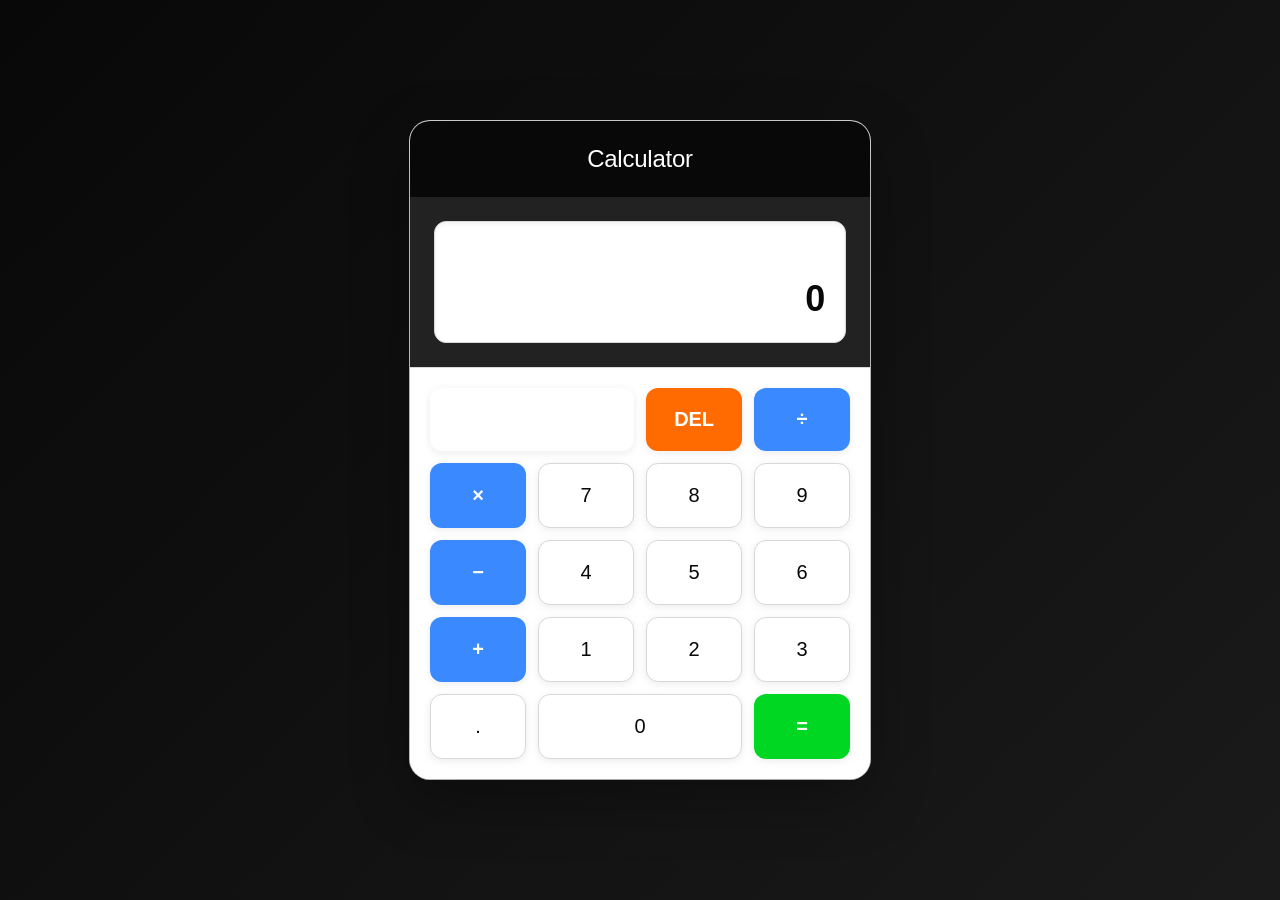
<file: Calculator/index.html>
<!DOCTYPE html>
<html lang="en">
<head>
    <meta charset="UTF-8">
    <meta name="viewport" content="width=device-width, initial-scale=1.0">
    <title>Calculator</title>
    <link rel="stylesheet" href="styles.css">
</head>
<body>
    <div class="container">
        <div class="calculator">
            <div class="calculator-header">
                <h1>Calculator</h1>
            </div>
            
            <div class="display-container">
                <div class="display">
                    <div class="previous-operand" id="previousOperand"></div>
                    <div class="current-operand" id="currentOperand">0</div>
                </div>
            </div>

            <div class="buttons-grid">
                <button class="button button-clear" data-action="clear">AC</button>
                <button class="button button-delete" data-action="delete">DEL</button>
                <button class="button button-operator" data-operator="/">÷</button>
                <button class="button button-operator" data-operator="*">×</button>

                <button class="button button-number" data-number="7">7</button>
                <button class="button button-number" data-number="8">8</button>
                <button class="button button-number" data-number="9">9</button>
                <button class="button button-operator" data-operator="-">−</button>

                <button class="button button-number" data-number="4">4</button>
                <button class="button button-number" data-number="5">5</button>
                <button class="button button-number" data-number="6">6</button>
                <button class="button button-operator" data-operator="+">+</button>

                <button class="button button-number" data-number="1">1</button>
                <button class="button button-number" data-number="2">2</button>
                <button class="button button-number" data-number="3">3</button>
                <button class="button button-decimal" data-number=".">.</button>

                <button class="button button-number button-zero" data-number="0">0</button>
                <button class="button button-equals" data-action="equals">=</button>
            </div>
        </div>
    </div>

    <script src="script.js"></script>
</body>
</html>
</file>
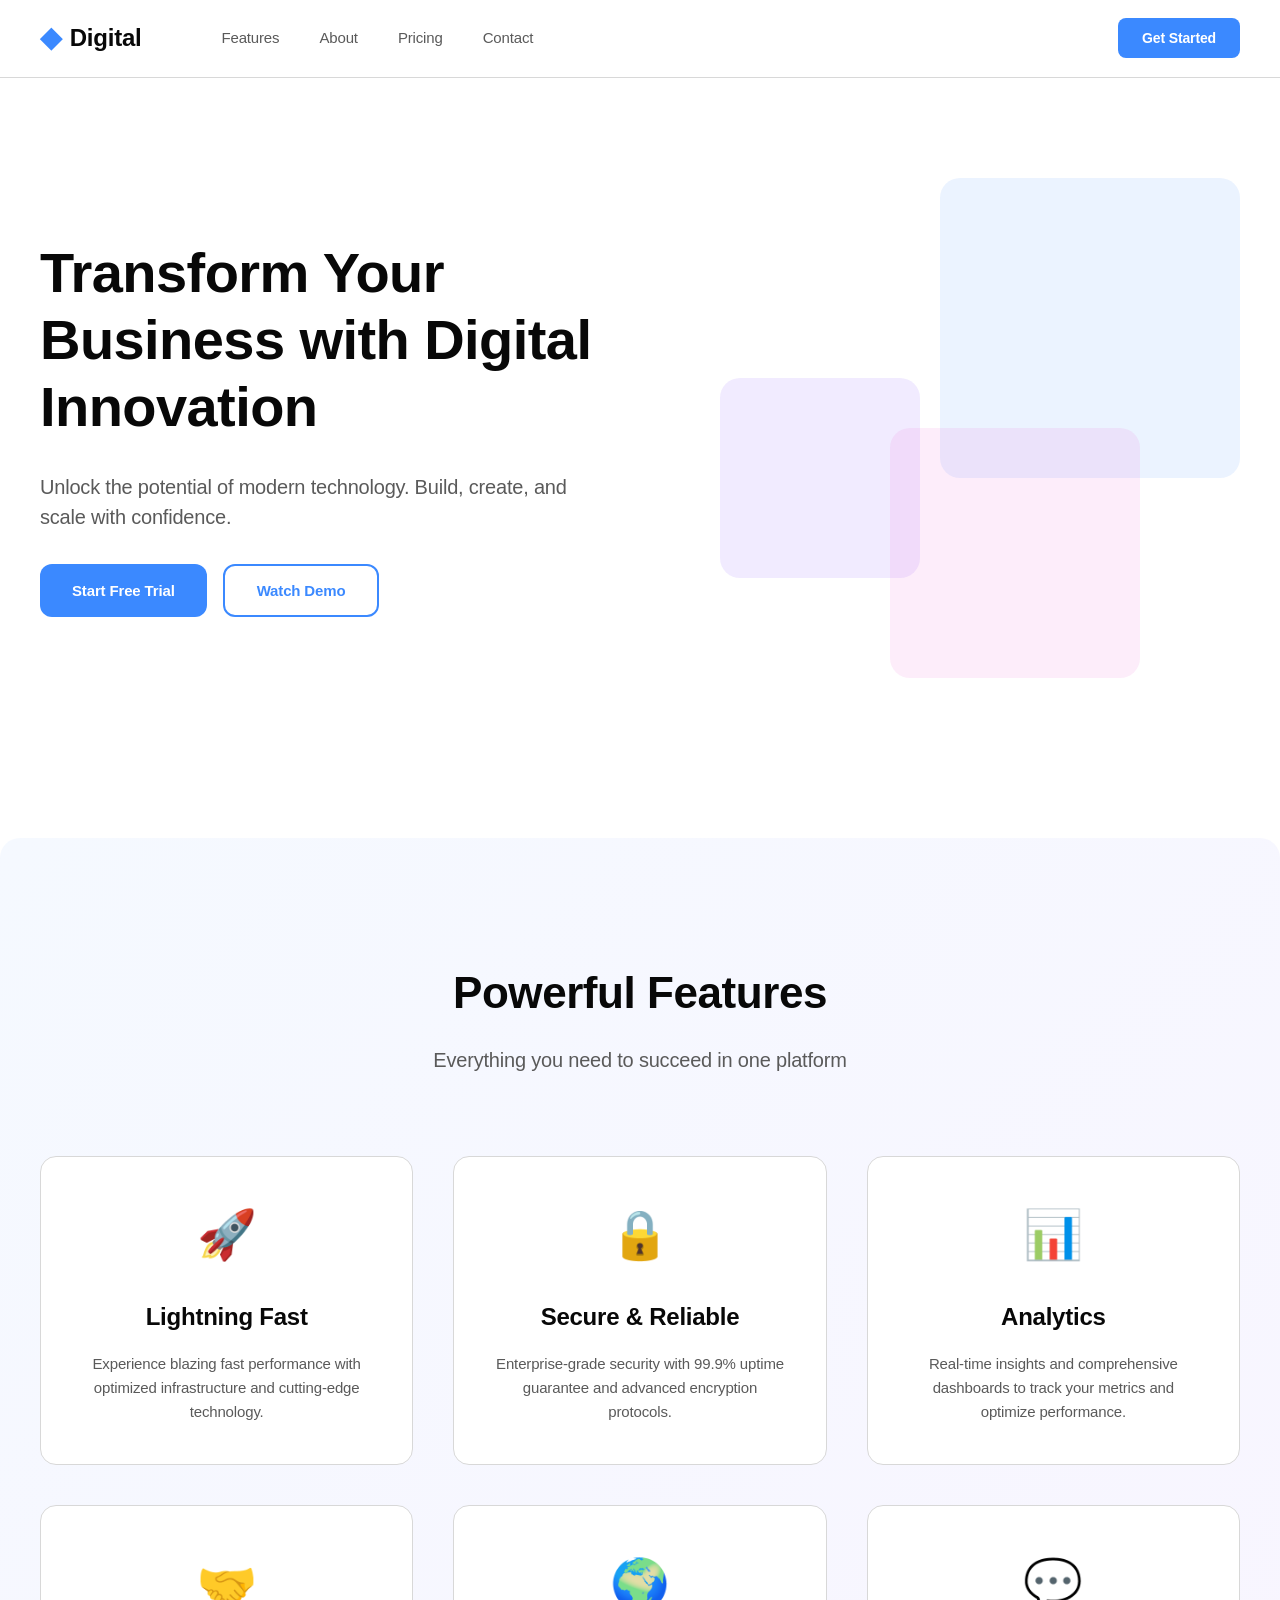
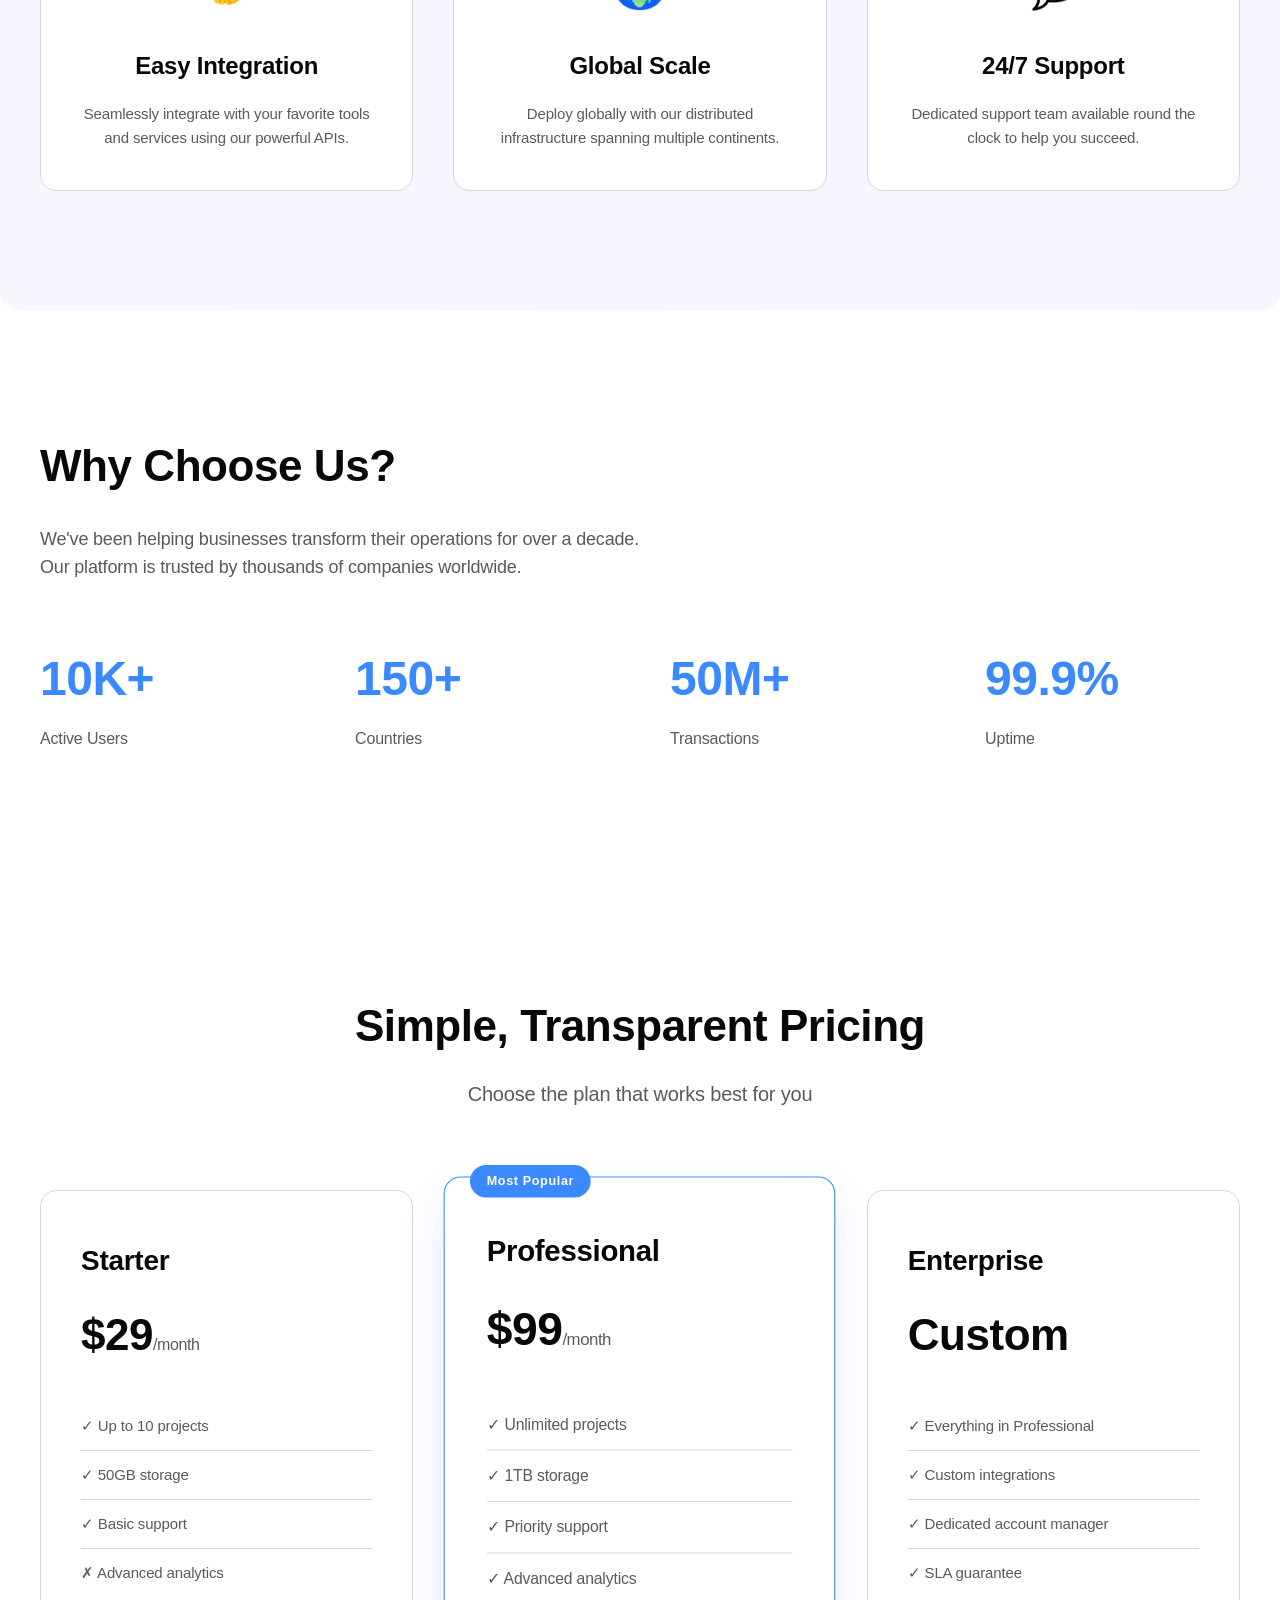
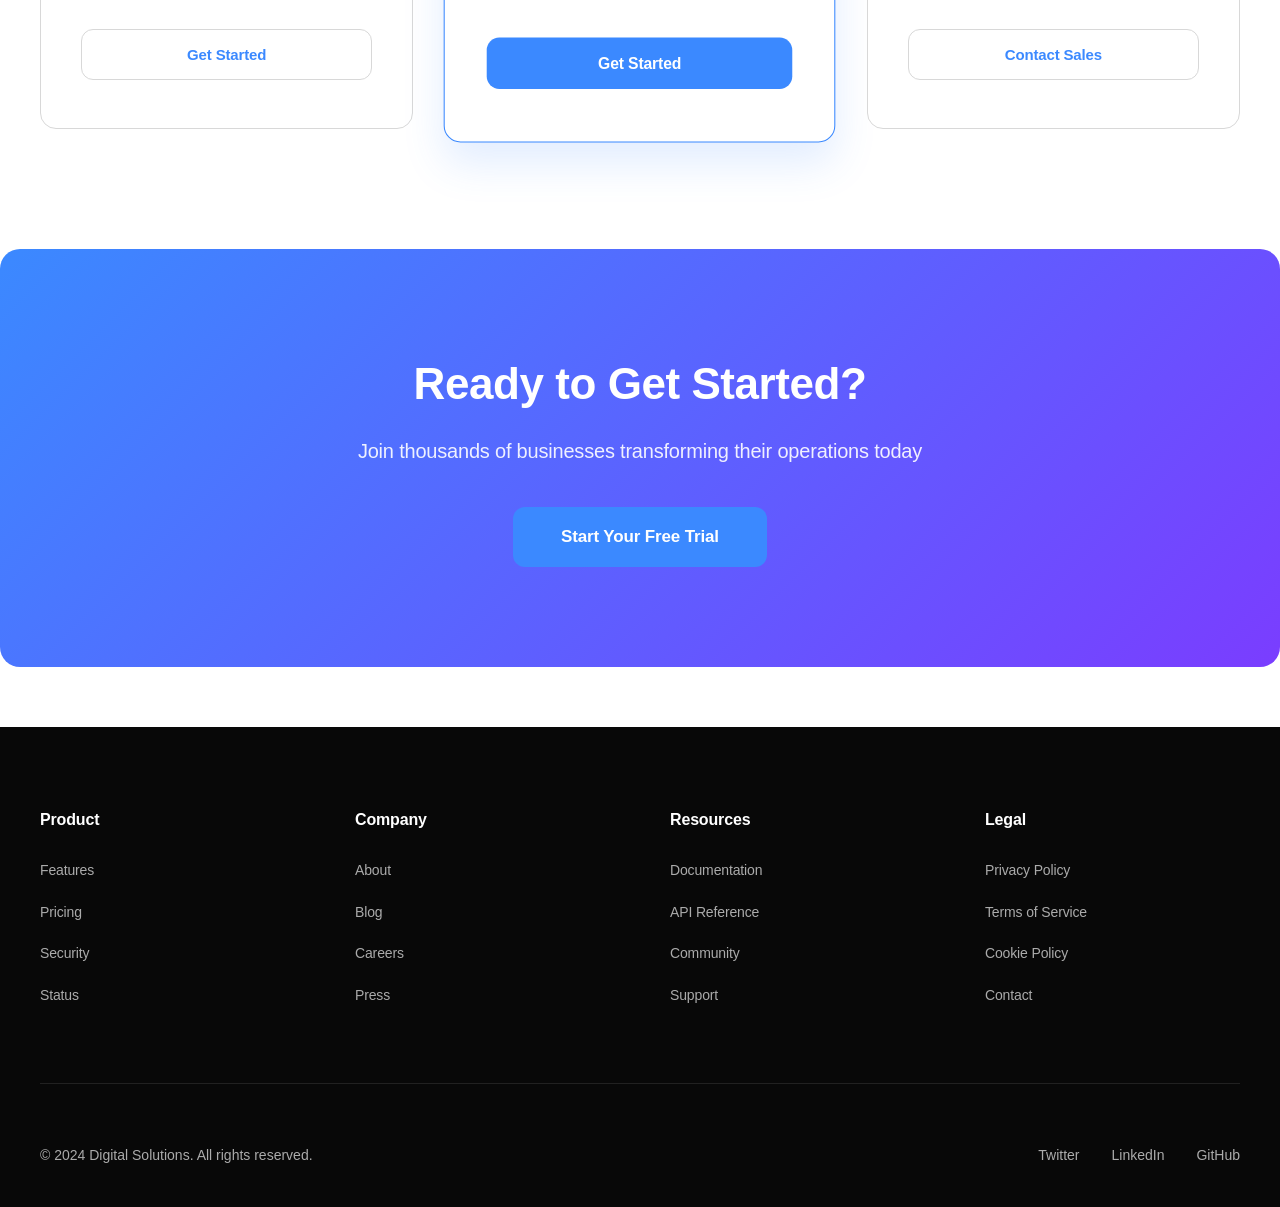
<file: LandinPage/index.html>
<!DOCTYPE html>
<html lang="en">
<head>
    <meta charset="UTF-8">
    <meta name="viewport" content="width=device-width, initial-scale=1.0">
    <title>Digital Solutions - Transform Your Business</title>
    <link rel="stylesheet" href="styles.css">
</head>
<body>
    <!-- Navigation Header -->
    <header class="navbar">
        <div class="navbar-container">
            <div class="navbar-logo">
                <span class="logo-icon">◆</span>
                <span class="logo-text">Digital</span>
            </div>
            <nav class="navbar-menu">
                <a href="#features" class="nav-link">Features</a>
                <a href="#about" class="nav-link">About</a>
                <a href="#pricing" class="nav-link">Pricing</a>
                <a href="#contact" class="nav-link">Contact</a>
            </nav>
            <button class="nav-button">Get Started</button>
        </div>
    </header>

    <!-- Hero Section -->
    <section class="hero">
        <div class="hero-content">
            <h1 class="hero-title">Transform Your Business with Digital Innovation</h1>
            <p class="hero-subtitle">Unlock the potential of modern technology. Build, create, and scale with confidence.</p>
            <div class="hero-buttons">
                <button class="btn btn-primary">Start Free Trial</button>
                <button class="btn btn-secondary">Watch Demo</button>
            </div>
        </div>
        <div class="hero-visual">
            <div class="hero-shape-1"></div>
            <div class="hero-shape-2"></div>
            <div class="hero-shape-3"></div>
        </div>
    </section>

    <!-- Features Section -->
    <section id="features" class="features">
        <div class="section-header">
            <h2>Powerful Features</h2>
            <p>Everything you need to succeed in one platform</p>
        </div>
        
        <div class="features-grid">
            <div class="feature-card">
                <div class="feature-icon">🚀</div>
                <h3>Lightning Fast</h3>
                <p>Experience blazing fast performance with optimized infrastructure and cutting-edge technology.</p>
            </div>

            <div class="feature-card">
                <div class="feature-icon">🔒</div>
                <h3>Secure & Reliable</h3>
                <p>Enterprise-grade security with 99.9% uptime guarantee and advanced encryption protocols.</p>
            </div>

            <div class="feature-card">
                <div class="feature-icon">📊</div>
                <h3>Analytics</h3>
                <p>Real-time insights and comprehensive dashboards to track your metrics and optimize performance.</p>
            </div>

            <div class="feature-card">
                <div class="feature-icon">🤝</div>
                <h3>Easy Integration</h3>
                <p>Seamlessly integrate with your favorite tools and services using our powerful APIs.</p>
            </div>

            <div class="feature-card">
                <div class="feature-icon">🌍</div>
                <h3>Global Scale</h3>
                <p>Deploy globally with our distributed infrastructure spanning multiple continents.</p>
            </div>

            <div class="feature-card">
                <div class="feature-icon">💬</div>
                <h3>24/7 Support</h3>
                <p>Dedicated support team available round the clock to help you succeed.</p>
            </div>
        </div>
    </section>

    <!-- About Section -->
    <section id="about" class="about">
        <div class="about-content">
            <h2>Why Choose Us?</h2>
            <p>We've been helping businesses transform their operations for over a decade. Our platform is trusted by thousands of companies worldwide.</p>
            
            <div class="about-grid">
                <div class="about-item">
                    <span class="about-number">10K+</span>
                    <span class="about-label">Active Users</span>
                </div>
                <div class="about-item">
                    <span class="about-number">150+</span>
                    <span class="about-label">Countries</span>
                </div>
                <div class="about-item">
                    <span class="about-number">50M+</span>
                    <span class="about-label">Transactions</span>
                </div>
                <div class="about-item">
                    <span class="about-number">99.9%</span>
                    <span class="about-label">Uptime</span>
                </div>
            </div>
        </div>
    </section>

    <!-- Pricing Section -->
    <section id="pricing" class="pricing">
        <div class="section-header">
            <h2>Simple, Transparent Pricing</h2>
            <p>Choose the plan that works best for you</p>
        </div>

        <div class="pricing-grid">
            <div class="pricing-card">
                <h3>Starter</h3>
                <div class="price">$29<span class="period">/month</span></div>
                <ul class="pricing-features">
                    <li>✓ Up to 10 projects</li>
                    <li>✓ 50GB storage</li>
                    <li>✓ Basic support</li>
                    <li>✗ Advanced analytics</li>
                </ul>
                <button class="btn btn-outline">Get Started</button>
            </div>

            <div class="pricing-card pricing-card-featured">
                <div class="badge">Most Popular</div>
                <h3>Professional</h3>
                <div class="price">$99<span class="period">/month</span></div>
                <ul class="pricing-features">
                    <li>✓ Unlimited projects</li>
                    <li>✓ 1TB storage</li>
                    <li>✓ Priority support</li>
                    <li>✓ Advanced analytics</li>
                </ul>
                <button class="btn btn-primary">Get Started</button>
            </div>

            <div class="pricing-card">
                <h3>Enterprise</h3>
                <div class="price">Custom</div>
                <ul class="pricing-features">
                    <li>✓ Everything in Professional</li>
                    <li>✓ Custom integrations</li>
                    <li>✓ Dedicated account manager</li>
                    <li>✓ SLA guarantee</li>
                </ul>
                <button class="btn btn-outline">Contact Sales</button>
            </div>
        </div>
    </section>

    <!-- CTA Section -->
    <section class="cta">
        <h2>Ready to Get Started?</h2>
        <p>Join thousands of businesses transforming their operations today</p>
        <button class="btn btn-primary btn-large">Start Your Free Trial</button>
    </section>

    <!-- Footer -->
    <footer id="contact" class="footer">
        <div class="footer-container">
            <div class="footer-column">
                <h4>Product</h4>
                <ul>
                    <li><a href="#">Features</a></li>
                    <li><a href="#">Pricing</a></li>
                    <li><a href="#">Security</a></li>
                    <li><a href="#">Status</a></li>
                </ul>
            </div>

            <div class="footer-column">
                <h4>Company</h4>
                <ul>
                    <li><a href="#">About</a></li>
                    <li><a href="#">Blog</a></li>
                    <li><a href="#">Careers</a></li>
                    <li><a href="#">Press</a></li>
                </ul>
            </div>

            <div class="footer-column">
                <h4>Resources</h4>
                <ul>
                    <li><a href="#">Documentation</a></li>
                    <li><a href="#">API Reference</a></li>
                    <li><a href="#">Community</a></li>
                    <li><a href="#">Support</a></li>
                </ul>
            </div>

            <div class="footer-column">
                <h4>Legal</h4>
                <ul>
                    <li><a href="#">Privacy Policy</a></li>
                    <li><a href="#">Terms of Service</a></li>
                    <li><a href="#">Cookie Policy</a></li>
                    <li><a href="#">Contact</a></li>
                </ul>
            </div>
        </div>

        <div class="footer-bottom">
            <p>&copy; 2024 Digital Solutions. All rights reserved.</p>
            <div class="social-links">
                <a href="#">Twitter</a>
                <a href="#">LinkedIn</a>
                <a href="#">GitHub</a>
            </div>
        </div>
    </footer>
</body>
</html>
</file>
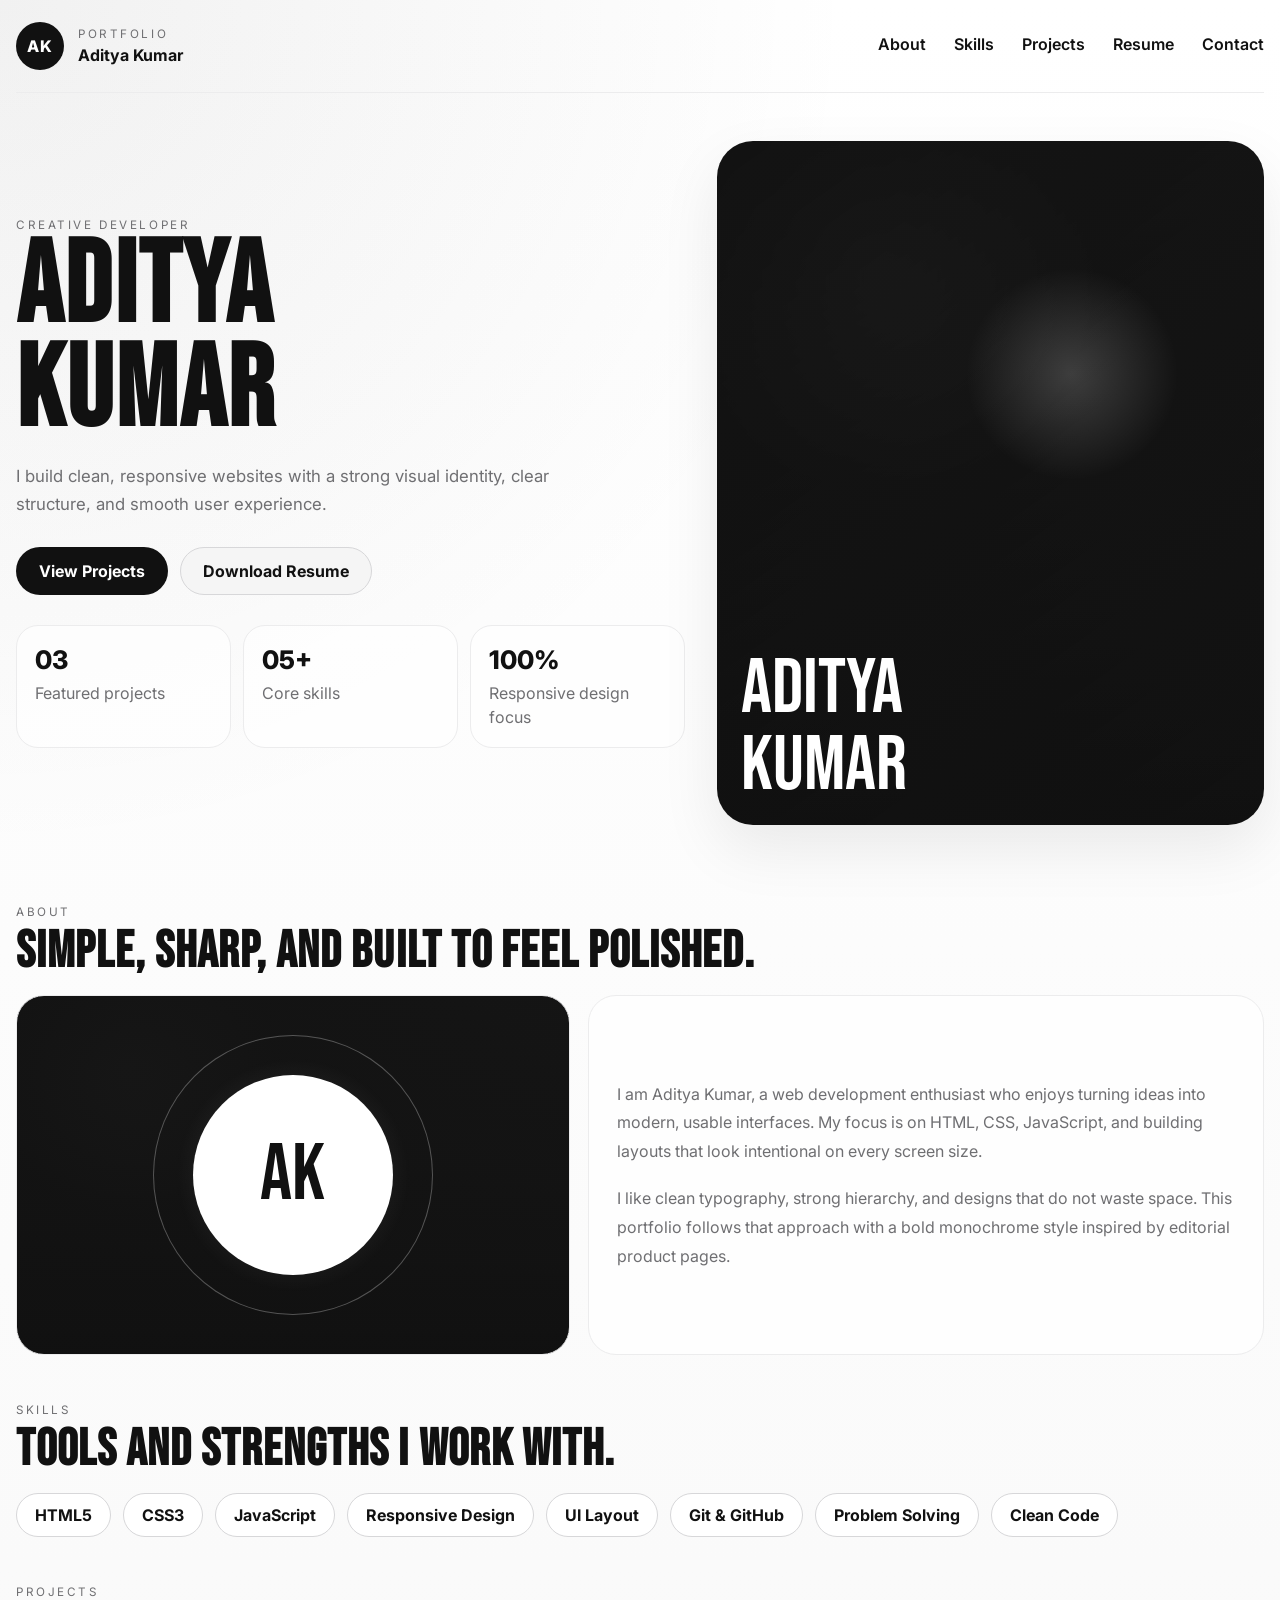
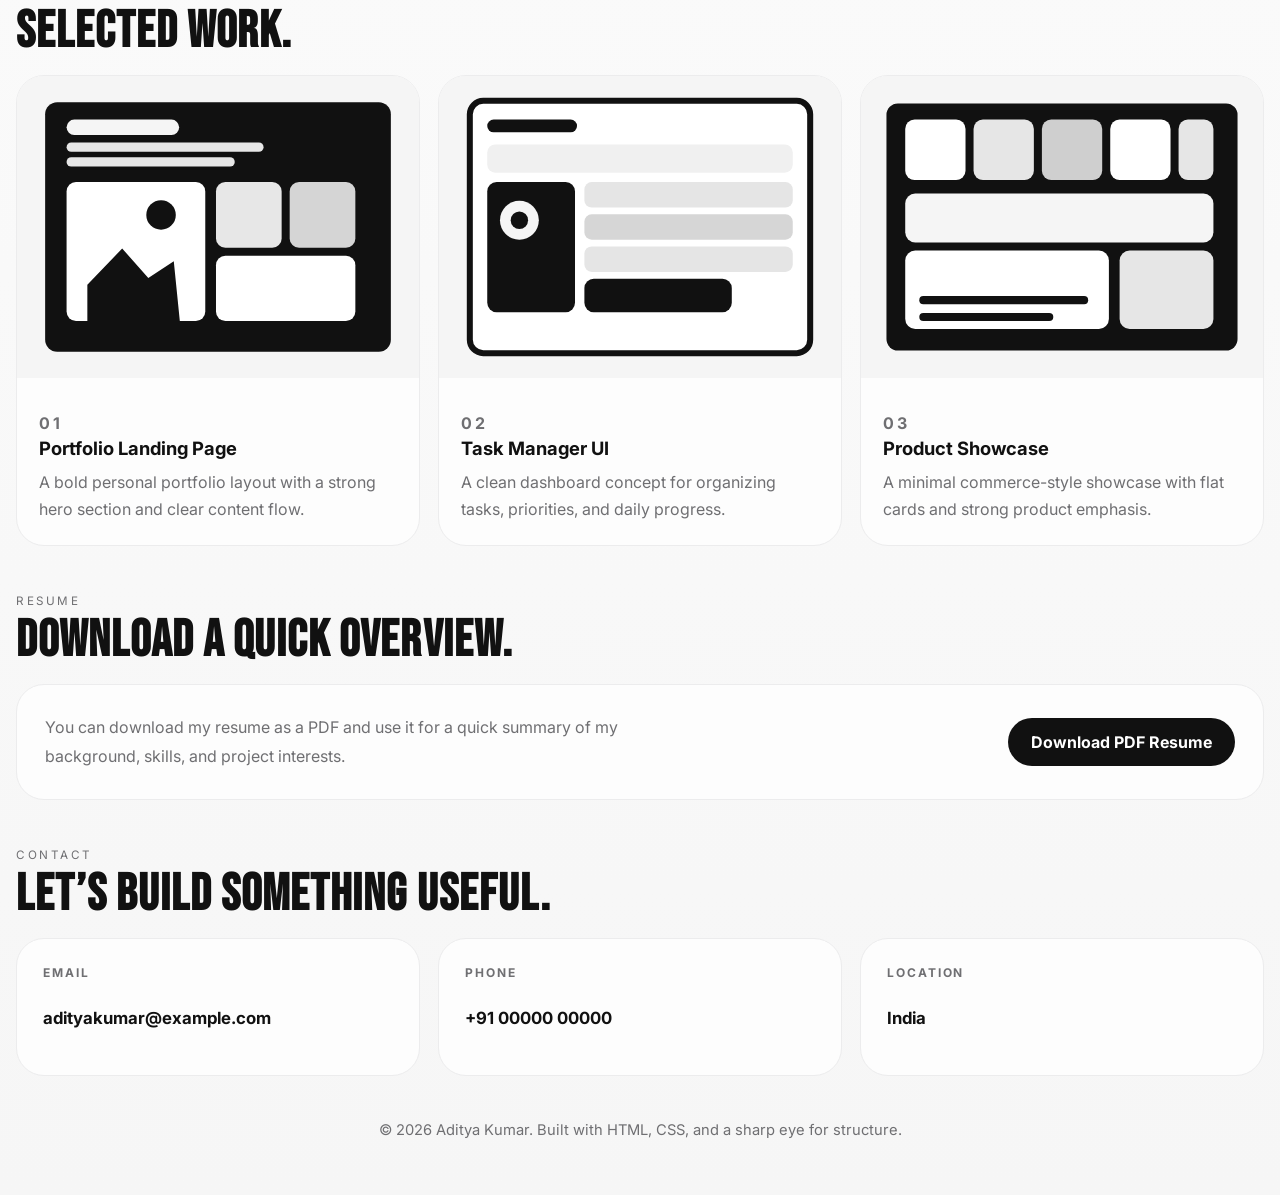
<file: Portfolio/index.html>
<!DOCTYPE html>
<html lang="en">
<head>
  <meta charset="UTF-8" />
  <meta name="viewport" content="width=device-width, initial-scale=1.0" />
  <title>Aditya Kumar | Portfolio</title>
  <meta
    name="description"
    content="Aditya Kumar's portfolio website with projects, skills, resume, and contact details."
  />
  <link rel="preconnect" href="https://fonts.googleapis.com">
  <link rel="preconnect" href="https://fonts.gstatic.com" crossorigin>
  <link
    href="https://fonts.googleapis.com/css2?family=Inter:wght@400;500;600;700;800&family=Bebas+Neue&display=swap"
    rel="stylesheet"
  >
  <link rel="stylesheet" href="styles.css" />
</head>
<body>
  <div class="page-shell">
    <header class="topbar">
      <div class="brand-mark">
        <span class="brand-badge">AK</span>
        <div>
          <p class="eyebrow">Portfolio</p>
          <p class="brand-name">Aditya Kumar</p>
        </div>
      </div>

      <button class="menu-button" type="button" aria-controls="site-nav" aria-expanded="false">
        Menu
      </button>

      <nav class="site-nav" id="site-nav">
        <a href="#about">About</a>
        <a href="#skills">Skills</a>
        <a href="#projects">Projects</a>
        <a href="#resume">Resume</a>
        <a href="#contact">Contact</a>
      </nav>
    </header>

    <main>
      <section class="hero">
        <div class="hero-copy">
          <p class="eyebrow">Creative developer</p>
          <h1>Aditya Kumar</h1>
          <p class="hero-text">
            I build clean, responsive websites with a strong visual identity, clear structure,
            and smooth user experience.
          </p>
          <div class="hero-actions">
            <a class="button button-dark" href="#projects">View Projects</a>
            <a class="button button-light" href="Aditya-Kumar-Resume.pdf" download>Download Resume</a>
          </div>
          <ul class="hero-stats" aria-label="Highlights">
            <li>
              <span>03</span>
              <p>Featured projects</p>
            </li>
            <li>
              <span>05+</span>
              <p>Core skills</p>
            </li>
            <li>
              <span>100%</span>
              <p>Responsive design focus</p>
            </li>
          </ul>
        </div>

        <div class="hero-visual" aria-hidden="true">
          <div class="portrait-card">
            <div class="portrait-glow"></div>
            <div class="portrait">
              <span>Aditya</span>
              <span>Kumar</span>
            </div>
          </div>
        </div>
      </section>

      <section class="section" id="about">
        <div class="section-heading">
          <p class="eyebrow">About</p>
          <h2>Simple, sharp, and built to feel polished.</h2>
        </div>
        <div class="about-grid">
          <div class="about-card about-image" aria-hidden="true">
            <div class="profile-ring">
              <div class="profile-initials">AK</div>
            </div>
          </div>
          <div class="about-card">
            <p>
              I am Aditya Kumar, a web development enthusiast who enjoys turning ideas into
              modern, usable interfaces. My focus is on HTML, CSS, JavaScript, and building
              layouts that look intentional on every screen size.
            </p>
            <p>
              I like clean typography, strong hierarchy, and designs that do not waste space.
              This portfolio follows that approach with a bold monochrome style inspired by
              editorial product pages.
            </p>
          </div>
        </div>
      </section>

      <section class="section" id="skills">
        <div class="section-heading">
          <p class="eyebrow">Skills</p>
          <h2>Tools and strengths I work with.</h2>
        </div>
        <div class="chip-grid">
          <span class="chip">HTML5</span>
          <span class="chip">CSS3</span>
          <span class="chip">JavaScript</span>
          <span class="chip">Responsive Design</span>
          <span class="chip">UI Layout</span>
          <span class="chip">Git & GitHub</span>
          <span class="chip">Problem Solving</span>
          <span class="chip">Clean Code</span>
        </div>
      </section>

      <section class="section" id="projects">
        <div class="section-heading">
          <p class="eyebrow">Projects</p>
          <h2>Selected work.</h2>
        </div>

        <div class="projects-grid">
          <article class="project-card">
            <img class="project-media" src="project-1.svg" alt="Abstract preview for the Portfolio Landing Page project" />
            <div class="project-body">
              <p class="project-index">01</p>
              <h3>Portfolio Landing Page</h3>
              <p>A bold personal portfolio layout with a strong hero section and clear content flow.</p>
            </div>
          </article>

          <article class="project-card">
            <img class="project-media" src="project-2.svg" alt="Abstract preview for the Task Manager UI project" />
            <div class="project-body">
              <p class="project-index">02</p>
              <h3>Task Manager UI</h3>
              <p>A clean dashboard concept for organizing tasks, priorities, and daily progress.</p>
            </div>
          </article>

          <article class="project-card">
            <img class="project-media" src="project-3.svg" alt="Abstract preview for the Product Showcase project" />
            <div class="project-body">
              <p class="project-index">03</p>
              <h3>Product Showcase</h3>
              <p>A minimal commerce-style showcase with flat cards and strong product emphasis.</p>
            </div>
          </article>
        </div>
      </section>

      <section class="section resume-section" id="resume">
        <div class="section-heading">
          <p class="eyebrow">Resume</p>
          <h2>Download a quick overview.</h2>
        </div>
        <div class="resume-card">
          <p>
            You can download my resume as a PDF and use it for a quick summary of my background,
            skills, and project interests.
          </p>
          <a class="button button-dark" href="Aditya-Kumar-Resume.pdf" download>
            Download PDF Resume
          </a>
        </div>
      </section>

      <section class="section" id="contact">
        <div class="section-heading">
          <p class="eyebrow">Contact</p>
          <h2>Let’s build something useful.</h2>
        </div>
        <div class="contact-grid">
          <a class="contact-card" href="mailto:adityakumar@example.com">
            <span>Email</span>
            <strong>adityakumar@example.com</strong>
          </a>
          <a class="contact-card" href="tel:+910000000000">
            <span>Phone</span>
            <strong>+91 00000 00000</strong>
          </a>
          <div class="contact-card">
            <span>Location</span>
            <strong>India</strong>
          </div>
        </div>
      </section>
    </main>

    <footer class="footer">
      <p>© <span id="year"></span> Aditya Kumar. Built with HTML, CSS, and a sharp eye for structure.</p>
    </footer>
  </div>

  <script src="script.js"></script>
</body>
</html>
</file>
<file: Calculator/styles.css>
/* Color System - Webflow Inspired */
:root {
  --primary: #080808;
  --on-primary: #ffffff;
  --ink: #080808;
  --ink-strong: #222222;
  --body: #363636;
  --body-mid: #5a5a5a;
  --mute: #898989;
  --mute-soft: #ababab;
  --hairline: #d8d8d8;
  --canvas: #ffffff;
  --accent-purple: #7a3dff;
  --accent-pink: #ed52cb;
  --accent-blue: #3b89ff;
  --accent-blue-deep: #006acc;
  --accent-orange: #ff6b00;
  --accent-green: #00d722;
}

/* Typography Base */
* {
  margin: 0;
  padding: 0;
  box-sizing: border-box;
}

html, body {
  width: 100%;
  height: 100%;
}

body {
  font-family: 'Inter', -apple-system, BlinkMacSystemFont, 'Segoe UI', sans-serif;
  background: linear-gradient(135deg, var(--primary) 0%, #1a1a1a 100%);
  display: flex;
  align-items: center;
  justify-content: center;
  min-height: 100vh;
  color: var(--ink);
}

.container {
  padding: 20px;
  width: 100%;
  max-width: 500px;
}

/* Calculator Container */
.calculator {
  background: var(--canvas);
  border-radius: 20px;
  box-shadow: 
    0 20px 60px rgba(0, 0, 0, 0.3),
    0 0 0 1px var(--hairline);
  overflow: hidden;
  animation: slideIn 0.4s ease-out;
}

@keyframes slideIn {
  from {
    opacity: 0;
    transform: translateY(20px);
  }
  to {
    opacity: 1;
    transform: translateY(0);
  }
}

/* Header */
.calculator-header {
  background: var(--primary);
  padding: 24px;
  text-align: center;
}

.calculator-header h1 {
  font-size: 24px;
  font-weight: 500;
  color: var(--on-primary);
  letter-spacing: -0.24px;
}

/* Display Container */
.display-container {
  background: var(--ink-strong);
  padding: 24px;
  border-bottom: 1px solid var(--hairline);
}

.display {
  background: var(--canvas);
  border-radius: 12px;
  padding: 20px;
  text-align: right;
  border: 1px solid var(--hairline);
  box-shadow: inset 0 2px 4px rgba(0, 0, 0, 0.05);
}

.previous-operand {
  font-size: 18px;
  color: var(--mute);
  min-height: 28px;
  margin-bottom: 8px;
  font-weight: 400;
  letter-spacing: -0.18px;
}

.current-operand {
  font-size: 36px;
  color: var(--ink);
  font-weight: 600;
  min-height: 44px;
  letter-spacing: -0.36px;
  word-wrap: break-word;
  word-break: break-all;
}

/* Buttons Grid */
.buttons-grid {
  display: grid;
  grid-template-columns: repeat(4, 1fr);
  gap: 12px;
  padding: 20px;
  background: var(--canvas);
}

/* Button Base Styles */
.button {
  padding: 20px;
  border: none;
  border-radius: 12px;
  font-size: 20px;
  font-weight: 500;
  cursor: pointer;
  transition: all 0.2s ease;
  box-shadow: 0 2px 8px rgba(0, 0, 0, 0.08);
  border: 1px solid var(--hairline);
  background: var(--canvas);
  color: var(--ink);
  letter-spacing: -0.2px;
}

.button:hover {
  transform: translateY(-2px);
  box-shadow: 0 4px 12px rgba(0, 0, 0, 0.12);
}

.button:active {
  transform: translateY(0);
  box-shadow: 0 2px 4px rgba(0, 0, 0, 0.08);
}

/* Number Buttons */
.button-number {
  background: var(--canvas);
  color: var(--ink);
  border: 1px solid var(--hairline);
}

.button-number:hover {
  background: #f5f5f5;
  border-color: var(--body-mid);
}

/* Operator Buttons */
.button-operator {
  background: var(--accent-blue);
  color: var(--on-primary);
  border: none;
  font-weight: 600;
}

.button-operator:hover {
  background: var(--accent-blue-deep);
}

/* Clear Button */
.button-clear {
  background: var(--accent-red);
  color: var(--on-primary);
  border: none;
  font-weight: 600;
  grid-column: span 2;
}

.button-clear:hover {
  background: #d41a2a;
}

/* Delete Button */
.button-delete {
  background: var(--accent-orange);
  color: var(--on-primary);
  border: none;
  font-weight: 600;
}

.button-delete:hover {
  background: #e05a00;
}

/* Decimal Button */
.button-decimal {
  background: var(--canvas);
  color: var(--ink);
  border: 1px solid var(--hairline);
}

.button-decimal:hover {
  background: #f5f5f5;
  border-color: var(--body-mid);
}

/* Equals Button */
.button-equals {
  background: var(--accent-green);
  color: var(--on-primary);
  border: none;
  font-weight: 600;
}

.button-equals:hover {
  background: #00b81a;
}

/* Zero Button - spans 2 columns */
.button-zero {
  grid-column: span 2;
}

/* Responsive Design */
@media (max-width: 480px) {
  .calculator {
    border-radius: 16px;
  }

  .calculator-header {
    padding: 16px;
  }

  .calculator-header h1 {
    font-size: 20px;
  }

  .display {
    padding: 16px;
  }

  .previous-operand {
    font-size: 14px;
  }

  .current-operand {
    font-size: 28px;
  }

  .buttons-grid {
    gap: 10px;
    padding: 16px;
  }

  .button {
    padding: 16px;
    font-size: 18px;
    border-radius: 10px;
  }

  .container {
    padding: 10px;
  }
}
</file>
<file: LandinPage/styles.css>
/* Webflow-Inspired Design System */
:root {
  --primary: #080808;
  --on-primary: #ffffff;
  --ink: #080808;
  --ink-strong: #222222;
  --body: #363636;
  --body-mid: #5a5a5a;
  --mute: #898989;
  --mute-soft: #ababab;
  --hairline: #d8d8d8;
  --canvas: #ffffff;
  --accent-purple: #7a3dff;
  --accent-pink: #ed52cb;
  --accent-blue: #3b89ff;
  --accent-blue-deep: #006acc;
  --accent-orange: #ff6b00;
  --accent-green: #00d722;
  --accent-yellow: #ffae13;
  --accent-red: #ee1d36;
}

* {
  margin: 0;
  padding: 0;
  box-sizing: border-box;
}

html {
  scroll-behavior: smooth;
}

body {
  font-family: 'Inter', -apple-system, BlinkMacSystemFont, 'Segoe UI', sans-serif;
  color: var(--ink);
  background: var(--canvas);
  line-height: 1.6;
}

/* ===== NAVIGATION ===== */
.navbar {
  position: sticky;
  top: 0;
  z-index: 1000;
  background: var(--canvas);
  border-bottom: 1px solid var(--hairline);
  backdrop-filter: blur(10px);
  background-color: rgba(255, 255, 255, 0.95);
}

.navbar-container {
  max-width: 1400px;
  margin: 0 auto;
  padding: 16px 40px;
  display: flex;
  justify-content: space-between;
  align-items: center;
}

.navbar-logo {
  display: flex;
  align-items: center;
  gap: 8px;
  font-size: 24px;
  font-weight: 600;
  color: var(--ink);
  letter-spacing: -0.24px;
}

.logo-icon {
  color: var(--accent-blue);
  font-size: 28px;
}

.navbar-menu {
  display: flex;
  gap: 40px;
  flex: 1;
  margin-left: 80px;
}

.nav-link {
  color: var(--body-mid);
  text-decoration: none;
  font-size: 15px;
  font-weight: 500;
  transition: color 0.3s ease;
  letter-spacing: -0.15px;
}

.nav-link:hover {
  color: var(--accent-blue);
}

.nav-button {
  padding: 12px 24px;
  background: var(--accent-blue);
  color: var(--on-primary);
  border: none;
  border-radius: 8px;
  font-size: 14px;
  font-weight: 600;
  cursor: pointer;
  transition: all 0.3s ease;
  letter-spacing: -0.14px;
}

.nav-button:hover {
  background: var(--accent-blue-deep);
  transform: translateY(-2px);
  box-shadow: 0 8px 16px rgba(59, 137, 255, 0.3);
}

/* ===== HERO SECTION ===== */
.hero {
  max-width: 1400px;
  margin: 0 auto;
  padding: 100px 40px;
  display: grid;
  grid-template-columns: 1fr 1fr;
  gap: 60px;
  align-items: center;
}

.hero-content {
  display: flex;
  flex-direction: column;
  gap: 32px;
}

.hero-title {
  font-size: 56px;
  font-weight: 600;
  line-height: 67.2px;
  color: var(--ink);
  letter-spacing: -0.56px;
}

.hero-subtitle {
  font-size: 20px;
  color: var(--body-mid);
  line-height: 30px;
  font-weight: 400;
  letter-spacing: -0.2px;
}

.hero-buttons {
  display: flex;
  gap: 16px;
}

.btn {
  padding: 16px 32px;
  border: none;
  border-radius: 12px;
  font-size: 15px;
  font-weight: 600;
  cursor: pointer;
  transition: all 0.3s ease;
  letter-spacing: -0.15px;
}

.btn-primary {
  background: var(--accent-blue);
  color: var(--on-primary);
}

.btn-primary:hover {
  background: var(--accent-blue-deep);
  transform: translateY(-4px);
  box-shadow: 0 16px 32px rgba(59, 137, 255, 0.3);
}

.btn-secondary {
  background: transparent;
  color: var(--accent-blue);
  border: 2px solid var(--accent-blue);
}

.btn-secondary:hover {
  background: rgba(59, 137, 255, 0.1);
  transform: translateY(-4px);
}

.btn-outline {
  background: transparent;
  color: var(--accent-blue);
  border: 1px solid var(--hairline);
}

.btn-outline:hover {
  background: var(--canvas);
  border-color: var(--accent-blue);
  color: var(--accent-blue);
}

.btn-large {
  padding: 20px 48px;
  font-size: 17px;
}

.hero-visual {
  position: relative;
  height: 500px;
}

.hero-shape-1,
.hero-shape-2,
.hero-shape-3 {
  position: absolute;
  border-radius: 20px;
  opacity: 0.1;
}

.hero-shape-1 {
  width: 300px;
  height: 300px;
  background: var(--accent-blue);
  top: 0;
  right: 0;
  animation: float 6s ease-in-out infinite;
}

.hero-shape-2 {
  width: 200px;
  height: 200px;
  background: var(--accent-purple);
  bottom: 100px;
  left: 50px;
  animation: float 8s ease-in-out infinite reverse;
}

.hero-shape-3 {
  width: 250px;
  height: 250px;
  background: var(--accent-pink);
  bottom: 0;
  right: 100px;
  animation: float 7s ease-in-out infinite;
}

@keyframes float {
  0%, 100% { transform: translateY(0); }
  50% { transform: translateY(-20px); }
}

/* ===== FEATURES SECTION ===== */
.features {
  max-width: 1400px;
  margin: 0 auto;
  padding: 120px 40px;
  background: linear-gradient(135deg, rgba(58, 137, 255, 0.05) 0%, rgba(122, 61, 255, 0.05) 100%);
  border-radius: 20px;
  margin-top: 60px;
}

.section-header {
  text-align: center;
  margin-bottom: 80px;
}

.section-header h2 {
  font-size: 44px;
  font-weight: 600;
  color: var(--ink);
  margin-bottom: 16px;
  letter-spacing: -0.44px;
}

.section-header p {
  font-size: 20px;
  color: var(--body-mid);
  letter-spacing: -0.2px;
}

.features-grid {
  display: grid;
  grid-template-columns: repeat(auto-fit, minmax(300px, 1fr));
  gap: 40px;
}

.feature-card {
  background: var(--canvas);
  padding: 40px;
  border-radius: 16px;
  border: 1px solid var(--hairline);
  transition: all 0.4s ease;
  text-align: center;
}

.feature-card:hover {
  border-color: var(--accent-blue);
  box-shadow: 0 20px 40px rgba(59, 137, 255, 0.1);
  transform: translateY(-8px);
}

.feature-icon {
  font-size: 48px;
  margin-bottom: 24px;
  display: block;
}

.feature-card h3 {
  font-size: 24px;
  font-weight: 600;
  margin-bottom: 16px;
  color: var(--ink);
  letter-spacing: -0.24px;
}

.feature-card p {
  font-size: 15px;
  color: var(--body-mid);
  line-height: 24px;
  letter-spacing: -0.15px;
}

/* ===== ABOUT SECTION ===== */
.about {
  max-width: 1400px;
  margin: 0 auto;
  padding: 120px 40px;
}

.about-content h2 {
  font-size: 44px;
  font-weight: 600;
  margin-bottom: 24px;
  color: var(--ink);
  letter-spacing: -0.44px;
}

.about-content > p {
  font-size: 18px;
  color: var(--body-mid);
  margin-bottom: 60px;
  max-width: 600px;
  line-height: 28px;
  letter-spacing: -0.18px;
}

.about-grid {
  display: grid;
  grid-template-columns: repeat(auto-fit, minmax(200px, 1fr));
  gap: 60px;
}

.about-item {
  display: flex;
  flex-direction: column;
}

.about-number {
  font-size: 48px;
  font-weight: 600;
  color: var(--accent-blue);
  margin-bottom: 8px;
  letter-spacing: -0.48px;
}

.about-label {
  font-size: 16px;
  color: var(--body-mid);
  font-weight: 500;
  letter-spacing: -0.16px;
}

/* ===== PRICING SECTION ===== */
.pricing {
  max-width: 1400px;
  margin: 0 auto;
  padding: 120px 40px;
  background: var(--canvas);
}

.pricing-grid {
  display: grid;
  grid-template-columns: repeat(auto-fit, minmax(320px, 1fr));
  gap: 40px;
  margin-top: 60px;
}

.pricing-card {
  background: var(--canvas);
  border: 1px solid var(--hairline);
  border-radius: 16px;
  padding: 48px 40px;
  transition: all 0.4s ease;
  position: relative;
}

.pricing-card:hover {
  border-color: var(--accent-blue);
  box-shadow: 0 20px 40px rgba(59, 137, 255, 0.1);
  transform: translateY(-8px);
}

.pricing-card-featured {
  border-color: var(--accent-blue);
  box-shadow: 0 20px 40px rgba(59, 137, 255, 0.15);
  transform: scale(1.05);
}

.badge {
  position: absolute;
  top: -12px;
  left: 24px;
  background: var(--accent-blue);
  color: var(--on-primary);
  padding: 6px 16px;
  border-radius: 20px;
  font-size: 12px;
  font-weight: 600;
  letter-spacing: 0.6px;
}

.pricing-card h3 {
  font-size: 28px;
  font-weight: 600;
  margin-bottom: 16px;
  color: var(--ink);
  letter-spacing: -0.28px;
}

.price {
  font-size: 44px;
  font-weight: 600;
  color: var(--ink);
  margin-bottom: 32px;
  letter-spacing: -0.44px;
}

.period {
  font-size: 16px;
  color: var(--body-mid);
  font-weight: 400;
}

.pricing-features {
  list-style: none;
  margin-bottom: 32px;
}

.pricing-features li {
  padding: 12px 0;
  color: var(--body-mid);
  font-size: 15px;
  border-bottom: 1px solid var(--hairline);
  letter-spacing: -0.15px;
}

.pricing-features li:last-child {
  border-bottom: none;
}

.pricing-card .btn {
  width: 100%;
}

/* ===== CTA SECTION ===== */
.cta {
  max-width: 1400px;
  margin: 0 auto;
  padding: 100px 40px;
  background: linear-gradient(135deg, var(--accent-blue) 0%, var(--accent-purple) 100%);
  border-radius: 20px;
  text-align: center;
  margin-bottom: 60px;
}

.cta h2 {
  font-size: 44px;
  font-weight: 600;
  color: var(--on-primary);
  margin-bottom: 16px;
  letter-spacing: -0.44px;
}

.cta p {
  font-size: 20px;
  color: rgba(255, 255, 255, 0.9);
  margin-bottom: 40px;
  letter-spacing: -0.2px;
}

/* ===== FOOTER ===== */
.footer {
  background: var(--ink);
  color: var(--on-primary);
  padding: 80px 40px 40px;
}

.footer-container {
  max-width: 1400px;
  margin: 0 auto;
  display: grid;
  grid-template-columns: repeat(auto-fit, minmax(200px, 1fr));
  gap: 60px;
  margin-bottom: 60px;
  border-bottom: 1px solid rgba(255, 255, 255, 0.1);
  padding-bottom: 60px;
}

.footer-column h4 {
  font-size: 16px;
  font-weight: 600;
  margin-bottom: 24px;
  letter-spacing: -0.16px;
}

.footer-column ul {
  list-style: none;
}

.footer-column li {
  margin-bottom: 16px;
}

.footer-column a {
  color: var(--mute-soft);
  text-decoration: none;
  font-size: 14px;
  transition: color 0.3s ease;
  letter-spacing: -0.14px;
}

.footer-column a:hover {
  color: var(--accent-blue);
}

.footer-bottom {
  max-width: 1400px;
  margin: 0 auto;
  display: flex;
  justify-content: space-between;
  align-items: center;
  font-size: 14px;
  color: var(--mute-soft);
}

.social-links {
  display: flex;
  gap: 32px;
}

.social-links a {
  color: var(--mute-soft);
  text-decoration: none;
  transition: color 0.3s ease;
}

.social-links a:hover {
  color: var(--accent-blue);
}

/* ===== RESPONSIVE ===== */
@media (max-width: 768px) {
  .navbar-container {
    padding: 12px 20px;
    flex-direction: column;
    gap: 16px;
  }

  .navbar-menu {
    flex-direction: column;
    gap: 12px;
    margin-left: 0;
    order: 3;
    width: 100%;
  }

  .nav-link {
    display: block;
    padding: 8px 0;
  }

  .hero {
    grid-template-columns: 1fr;
    padding: 60px 20px;
    gap: 40px;
  }

  .hero-title {
    font-size: 36px;
    line-height: 43.2px;
  }

  .hero-subtitle {
    font-size: 16px;
  }

  .hero-buttons {
    flex-direction: column;
  }

  .hero-visual {
    display: none;
  }

  .features {
    padding: 60px 20px;
    margin-top: 40px;
    border-radius: 12px;
  }

  .section-header h2 {
    font-size: 32px;
  }

  .features-grid {
    grid-template-columns: 1fr;
    gap: 24px;
  }

  .about {
    padding: 60px 20px;
  }

  .about-grid {
    grid-template-columns: repeat(2, 1fr);
    gap: 40px;
  }

  .pricing {
    padding: 60px 20px;
  }

  .pricing-grid {
    grid-template-columns: 1fr;
  }

  .pricing-card-featured {
    transform: scale(1);
  }

  .cta {
    padding: 60px 20px;
    margin-bottom: 40px;
  }

  .cta h2 {
    font-size: 32px;
  }

  .footer-container {
    grid-template-columns: repeat(2, 1fr);
    gap: 40px;
  }

  .footer-bottom {
    flex-direction: column;
    gap: 16px;
    text-align: center;
  }
}

@media (max-width: 480px) {
  .navbar-container {
    padding: 12px 16px;
  }

  .hero-title {
    font-size: 28px;
    line-height: 33.6px;
  }

  .section-header h2 {
    font-size: 24px;
  }

  .features-grid {
    gap: 16px;
  }

  .feature-card {
    padding: 24px 16px;
  }

  .about-grid {
    grid-template-columns: 1fr;
    gap: 32px;
  }

  .pricing-grid {
    gap: 24px;
  }

  .footer-container {
    grid-template-columns: 1fr;
    gap: 32px;
  }
}
</file>
<file: Portfolio/styles.css>
:root {
  --bg: #ffffff;
  --surface: #f5f5f5;
  --ink: #111111;
  --muted: #6f6f72;
  --line: #d7d7d9;
  --line-soft: #ececed;
  --accent: #111111;
  --radius-lg: 28px;
  --radius-md: 22px;
  --radius-pill: 999px;
  --shadow: 0 24px 60px rgba(17, 17, 17, 0.08);
}

* {
  box-sizing: border-box;
}

html {
  scroll-behavior: smooth;
}

body {
  margin: 0;
  font-family: "Inter", Arial, sans-serif;
  color: var(--ink);
  background:
    radial-gradient(circle at top left, rgba(17, 17, 17, 0.06), transparent 28%),
    linear-gradient(180deg, #ffffff 0%, #fbfbfb 45%, #f6f6f6 100%);
}

a {
  color: inherit;
  text-decoration: none;
}

button,
a {
  transition: transform 180ms ease, background-color 180ms ease, color 180ms ease, border-color 180ms ease;
}

.page-shell {
  width: min(1440px, calc(100% - 32px));
  margin: 0 auto;
}

.topbar {
  display: flex;
  align-items: center;
  justify-content: space-between;
  gap: 20px;
  padding: 22px 0;
  border-bottom: 1px solid var(--line-soft);
}

.brand-mark {
  display: flex;
  align-items: center;
  gap: 14px;
}

.brand-badge {
  width: 48px;
  height: 48px;
  border-radius: 50%;
  display: grid;
  place-items: center;
  background: var(--ink);
  color: #fff;
  font-weight: 800;
  letter-spacing: 0.08em;
}

.eyebrow {
  margin: 0 0 4px;
  text-transform: uppercase;
  letter-spacing: 0.22em;
  font-size: 0.73rem;
  color: var(--muted);
}

.brand-name {
  margin: 0;
  font-weight: 700;
}

.site-nav {
  display: flex;
  align-items: center;
  gap: 28px;
  font-weight: 600;
}

.site-nav a {
  position: relative;
  padding-bottom: 4px;
}

.site-nav a::after {
  content: "";
  position: absolute;
  left: 0;
  bottom: -2px;
  width: 100%;
  height: 2px;
  transform: scaleX(0);
  transform-origin: left;
  background: var(--ink);
  transition: transform 180ms ease;
}

.site-nav a:hover::after,
.site-nav a:focus-visible::after {
  transform: scaleX(1);
}

.menu-button {
  display: none;
  border: 1px solid var(--line);
  background: var(--surface);
  color: var(--ink);
  border-radius: var(--radius-pill);
  height: 44px;
  padding: 0 18px;
  font-weight: 700;
}

.hero {
  display: grid;
  grid-template-columns: 1.1fr 0.9fr;
  gap: 32px;
  align-items: center;
  padding: 48px 0 32px;
}

.hero-copy h1,
.section-heading h2 {
  margin: 0;
  font-family: "Bebas Neue", Impact, sans-serif;
  text-transform: uppercase;
  letter-spacing: 0.02em;
  line-height: 0.9;
}

.hero-copy h1 {
  font-size: clamp(4rem, 9vw, 8.5rem);
  max-width: 8ch;
}

.hero-text {
  max-width: 52ch;
  font-size: 1.05rem;
  line-height: 1.7;
  color: var(--muted);
  margin: 18px 0 0;
}

.hero-actions {
  display: flex;
  flex-wrap: wrap;
  gap: 12px;
  margin-top: 28px;
}

.button {
  display: inline-flex;
  align-items: center;
  justify-content: center;
  min-height: 48px;
  padding: 0 22px;
  border-radius: var(--radius-pill);
  font-weight: 700;
  border: 1px solid transparent;
}

.button:hover,
.button:focus-visible,
.menu-button:hover,
.menu-button:focus-visible,
.contact-card:hover,
.contact-card:focus-visible {
  transform: translateY(-2px);
}

.button-dark {
  background: var(--ink);
  color: #fff;
}

.button-light {
  background: var(--surface);
  color: var(--ink);
  border-color: var(--line);
}

.hero-stats {
  list-style: none;
  padding: 0;
  margin: 30px 0 0;
  display: grid;
  grid-template-columns: repeat(3, minmax(0, 1fr));
  gap: 12px;
}

.hero-stats li {
  border: 1px solid var(--line-soft);
  border-radius: var(--radius-md);
  background: rgba(255, 255, 255, 0.72);
  padding: 18px;
}

.hero-stats span {
  display: block;
  font-size: 1.6rem;
  font-weight: 800;
}

.hero-stats p {
  margin: 6px 0 0;
  color: var(--muted);
  line-height: 1.5;
}

.hero-visual {
  min-height: 620px;
  display: grid;
  place-items: center;
}

.portrait-card {
  position: relative;
  width: min(100%, 560px);
  aspect-ratio: 4 / 5;
  border-radius: 36px;
  padding: 28px;
  overflow: hidden;
  background:
    linear-gradient(145deg, rgba(17, 17, 17, 0.95), rgba(17, 17, 17, 0.7)),
    radial-gradient(circle at 30% 20%, rgba(255, 255, 255, 0.2), transparent 32%),
    linear-gradient(180deg, #222 0%, #0f0f0f 100%);
  box-shadow: var(--shadow);
}

.portrait-glow {
  position: absolute;
  inset: 18% 15% auto auto;
  width: 220px;
  height: 220px;
  border-radius: 50%;
  background: radial-gradient(circle, rgba(255, 255, 255, 0.18), transparent 68%);
}

.portrait {
  position: absolute;
  inset: auto 24px 24px 24px;
  display: flex;
  flex-direction: column;
  gap: 8px;
  color: #fff;
  font-family: "Bebas Neue", Impact, sans-serif;
  text-transform: uppercase;
  font-size: clamp(3.5rem, 6vw, 5.5rem);
  line-height: 0.9;
}

.section {
  padding: 48px 0 0;
}

.section-heading {
  display: grid;
  gap: 6px;
  margin-bottom: 20px;
}

.section-heading h2 {
  font-size: clamp(2.2rem, 4vw, 4rem);
}

.about-grid,
.contact-grid,
.projects-grid {
  display: grid;
  gap: 18px;
}

.about-grid {
  grid-template-columns: 0.9fr 1.1fr;
}

.about-card,
.resume-card,
.contact-card,
.project-card {
  border: 1px solid var(--line-soft);
  background: rgba(255, 255, 255, 0.78);
  border-radius: 28px;
}

.about-card {
  padding: 28px;
  min-height: 360px;
  display: grid;
  align-content: center;
  gap: 18px;
}

.about-card p {
  margin: 0;
  color: var(--muted);
  line-height: 1.8;
  font-size: 1rem;
}

.about-image {
  background:
    linear-gradient(160deg, rgba(17, 17, 17, 0.95), rgba(17, 17, 17, 0.82)),
    radial-gradient(circle at 20% 20%, rgba(255, 255, 255, 0.18), transparent 28%),
    linear-gradient(180deg, #333 0%, #0f0f0f 100%);
  color: #fff;
  place-items: center;
}

.profile-ring {
  width: min(72%, 280px);
  aspect-ratio: 1;
  border-radius: 50%;
  border: 1px solid rgba(255, 255, 255, 0.28);
  display: grid;
  place-items: center;
  background: radial-gradient(circle, rgba(255, 255, 255, 0.16), transparent 60%);
}

.profile-initials {
  width: 72%;
  aspect-ratio: 1;
  border-radius: 50%;
  display: grid;
  place-items: center;
  background: #fff;
  color: var(--ink);
  font-family: "Bebas Neue", Impact, sans-serif;
  font-size: clamp(3rem, 7vw, 5rem);
  line-height: 1;
}

.chip-grid {
  display: flex;
  flex-wrap: wrap;
  gap: 12px;
}

.chip {
  display: inline-flex;
  align-items: center;
  min-height: 44px;
  padding: 0 18px;
  border-radius: var(--radius-pill);
  background: #fff;
  border: 1px solid var(--line);
  font-weight: 700;
}

.projects-grid {
  grid-template-columns: repeat(3, minmax(0, 1fr));
}

.project-card {
  overflow: hidden;
}

.project-media {
  display: block;
  width: 100%;
  aspect-ratio: 4 / 3;
  object-fit: cover;
  background: var(--surface);
}

.project-body {
  padding: 22px;
}

.project-index {
  margin: 0 0 10px;
  color: var(--muted);
  font-weight: 700;
  letter-spacing: 0.18em;
}

.project-body h3 {
  margin: 0;
  font-size: 1.15rem;
}

.project-body p {
  margin: 10px 0 0;
  color: var(--muted);
  line-height: 1.7;
}

.resume-section .resume-card {
  padding: 28px;
  display: flex;
  flex-wrap: wrap;
  align-items: center;
  justify-content: space-between;
  gap: 16px;
}

.resume-card p {
  margin: 0;
  max-width: 62ch;
  color: var(--muted);
  line-height: 1.8;
}

.contact-grid {
  grid-template-columns: repeat(3, minmax(0, 1fr));
}

.contact-card {
  padding: 26px;
  display: grid;
  gap: 8px;
  min-height: 138px;
}

.contact-card span {
  color: var(--muted);
  font-weight: 700;
  text-transform: uppercase;
  letter-spacing: 0.16em;
  font-size: 0.75rem;
}

.contact-card strong {
  font-size: 1.05rem;
  line-height: 1.5;
}

.footer {
  padding: 30px 0 42px;
  color: var(--muted);
  font-size: 0.92rem;
  text-align: center;
}

@media (max-width: 980px) {
  .hero,
  .about-grid,
  .projects-grid,
  .contact-grid {
    grid-template-columns: 1fr;
  }

  .hero-visual {
    min-height: 520px;
    order: -1;
  }
}

@media (max-width: 760px) {
  .page-shell {
    width: min(100% - 20px, 100%);
  }

  .topbar {
    position: sticky;
    top: 0;
    z-index: 20;
    background: rgba(255, 255, 255, 0.88);
    backdrop-filter: blur(18px);
    padding: 16px 0;
  }

  .menu-button {
    display: inline-flex;
  }

  .site-nav {
    position: fixed;
    top: 82px;
    left: 10px;
    right: 10px;
    padding: 16px;
    flex-direction: column;
    align-items: stretch;
    border: 1px solid var(--line-soft);
    border-radius: 24px;
    background: rgba(255, 255, 255, 0.96);
    box-shadow: var(--shadow);
    opacity: 0;
    pointer-events: none;
    transform: translateY(-12px);
  }

  .site-nav.is-open {
    opacity: 1;
    pointer-events: auto;
    transform: translateY(0);
  }

  .hero {
    padding-top: 28px;
  }

  .hero-copy h1 {
    font-size: clamp(3.5rem, 18vw, 5.25rem);
  }

  .hero-stats {
    grid-template-columns: 1fr;
  }

  .section {
    padding-top: 32px;
  }

  .about-card,
  .resume-card,
  .contact-card {
    border-radius: 24px;
  }
}
</file>
